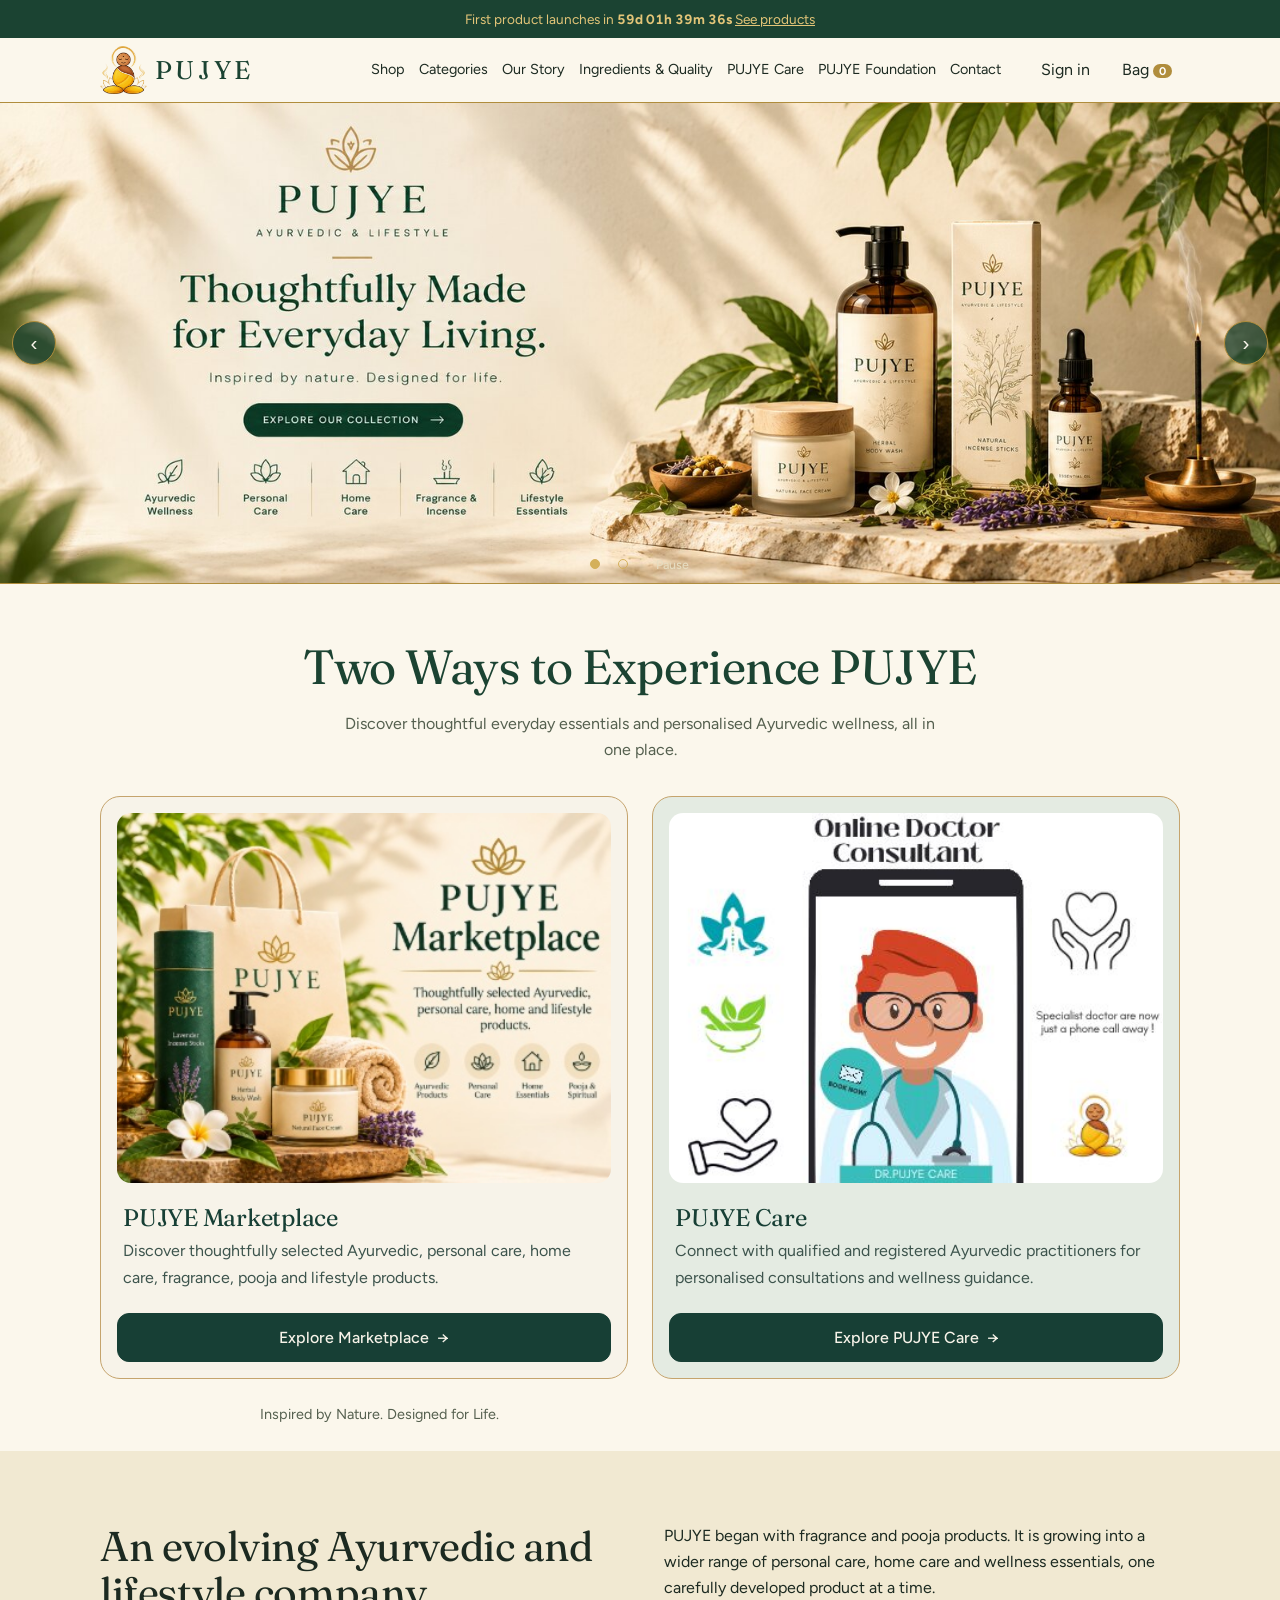
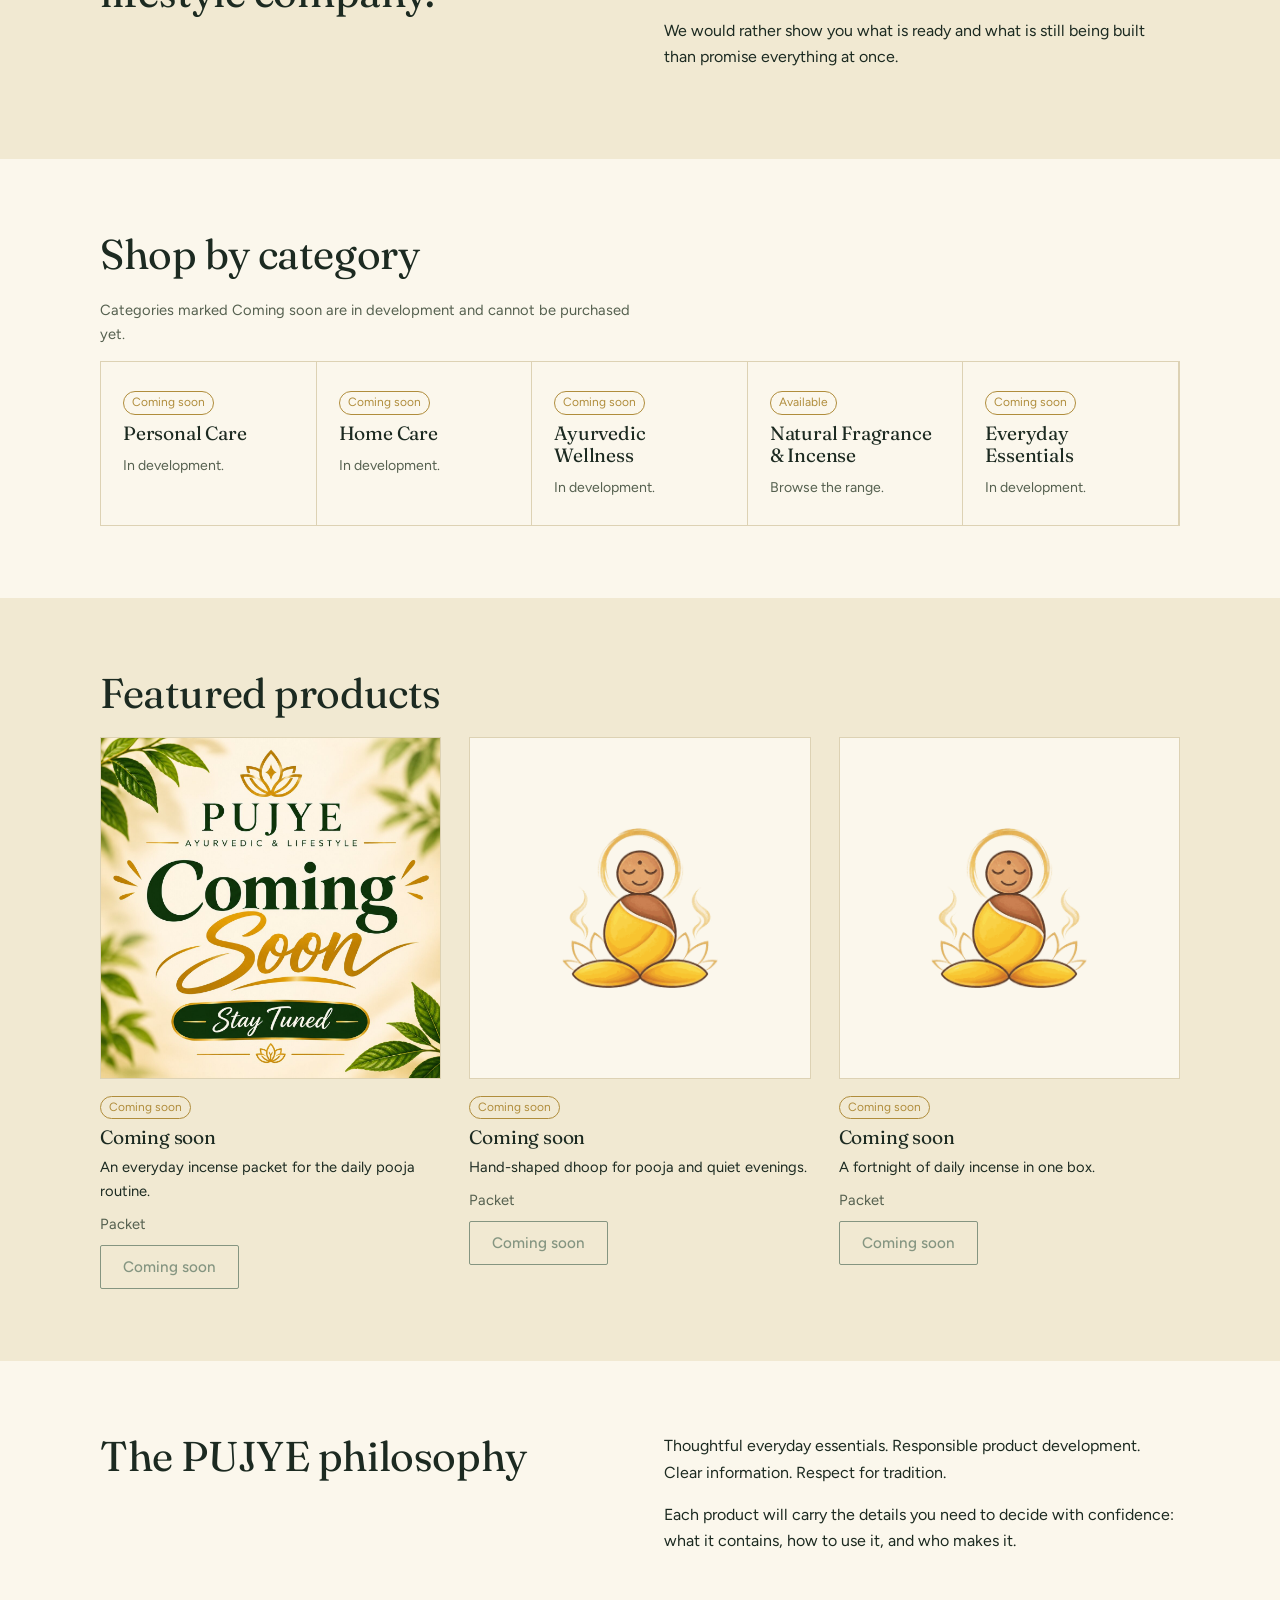
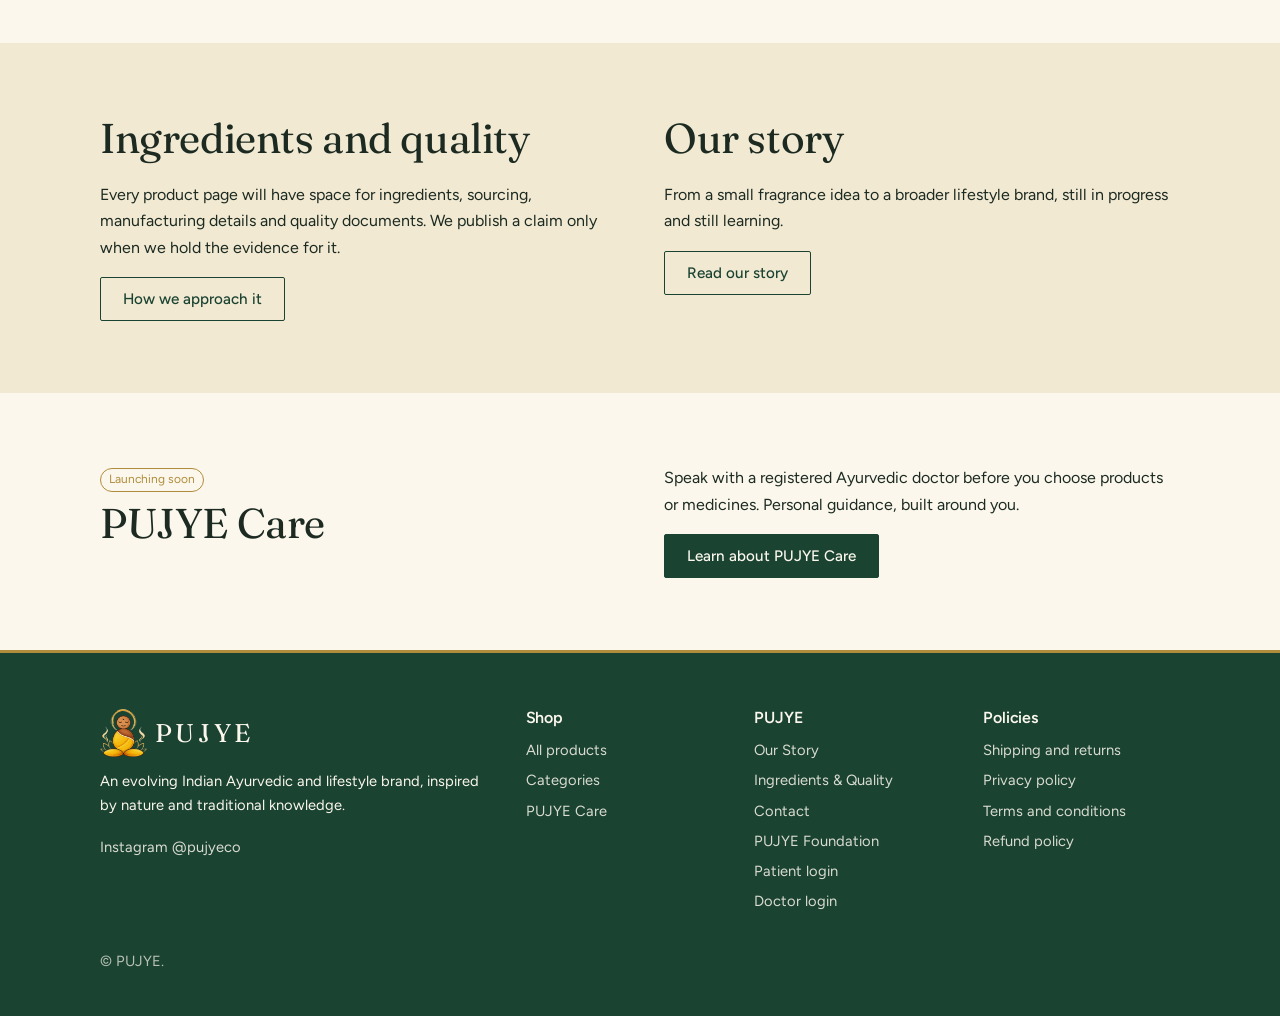
<file: index.html>
<!doctype html>
<html lang="en"><head><meta charset="utf-8">
<meta name="viewport" content="width=device-width, initial-scale=1, viewport-fit=cover">
<title>PUJYE | Ayurvedic &amp; Lifestyle</title>
<meta name="description" content="PUJYE is an evolving Indian Ayurvedic and lifestyle brand: thoughtfully made everyday essentials, inspired by nature and tradition.">
<meta property="og:title" content="PUJYE | Inspired by Nature. Designed for Life.">
<meta property="og:description" content="Thoughtfully made for everyday living.">
<meta property="og:type" content="website">
<link rel="icon" href="data:image/svg+xml,%3Csvg xmlns='http://www.w3.org/2000/svg' viewBox='0 0 10 10'%3E%3Ctext y='8.5' font-size='9'%3E🪔%3C/text%3E%3C/svg%3E">
<link href="https://fonts.googleapis.com/css2?family=Fraunces:opsz,wght@9..144,300;9..144,500&family=Figtree:wght@400;500;600&display=swap" rel="stylesheet">
<style>
:root{--bg:#fbf7ec;--s:#f1e9d2;--ink:#1c2a21;--mut:#55604f;--g:#1b4332;--au:#b08d3c;--ln:#ddd2b4;--on:#fbf7ec;--sf:"Fraunces",Georgia,serif;--sn:"Figtree",system-ui,sans-serif;box-sizing:border-box;padding-top:env(safe-area-inset-top,0px);padding-bottom:env(safe-area-inset-bottom,0px)}
@media(prefers-color-scheme:dark){:root:not([data-theme=light]){--bg:#111a14;--s:#1a261e;--ink:#ece6d4;--mut:#a7ad9e;--g:#cfdcc6;--au:#cfae62;--ln:#2c3a30;--on:#111a14}}
:root[data-theme=dark]{--bg:#111a14;--s:#1a261e;--ink:#ece6d4;--mut:#a7ad9e;--g:#cfdcc6;--au:#cfae62;--ln:#2c3a30;--on:#111a14}
html{scroll-padding-top:calc(env(safe-area-inset-top,0px) + 70px);scroll-behavior:smooth}
*,*::before,*::after{box-sizing:border-box}
body{margin:0;background:var(--bg);color:var(--ink);font:400 16px/1.65 var(--sn)}
body::before{content:"";position:fixed;inset:0 0 auto;height:env(safe-area-inset-top,0px);background:var(--bg);z-index:30}
h1,h2,h3{font-family:var(--sf);font-weight:400;line-height:1.12;margin:0 0 .5em;letter-spacing:-.01em}
h1{font-size:clamp(2.4rem,7vw,4.6rem);font-weight:300}h2{font-size:clamp(1.7rem,4vw,2.6rem)}h3{font-size:1.2rem}
p{margin:0 0 1em;max-width:62ch}a{color:inherit}
:focus-visible{outline:2px solid var(--au);outline-offset:3px}
.w{max-width:1120px;margin:0 auto;padding:0 20px}.sec{padding:72px 0}.alt{background:var(--s)}
.m{color:var(--mut);font-size:.92rem}
.ann{background:var(--g);color:#e3c578;text-align:center;font-size:.85rem;padding:8px 16px}
header{position:sticky;top:env(safe-area-inset-top,0px);z-index:20;background:var(--bg);border-bottom:1px solid var(--au)}
.hb{display:flex;align-items:center;gap:16px;height:64px}
.logo img{height:48px;width:auto;object-fit:contain}.logo{font-family:var(--sf);font-size:1.6rem;letter-spacing:.14em;text-decoration:none;color:var(--g);display:flex;align-items:center;gap:8px}
nav{display:flex;gap:14px;margin-left:auto}nav a{text-decoration:none;font-size:.9rem;padding:4px 0;border-bottom:1px solid transparent}nav a:hover,nav a.on{border-color:var(--au)}
.ic{background:none;border:0;color:inherit;cursor:pointer;font:inherit;padding:8px;min-width:40px;min-height:40px}
.bagb{position:relative}.bagb b{background:var(--au);color:#fff;border-radius:9px;font-size:.7rem;padding:0 6px;margin-left:4px}
#mb{display:none}
@media(max-width:1100px){#mb{display:block}nav{display:none;position:absolute;top:64px;left:0;right:0;background:var(--bg);flex-direction:column;padding:12px 20px 20px;border-bottom:1px solid var(--ln);gap:6px}nav.open{display:flex}nav a{padding:10px 0}.hb .sp{margin-left:auto}}
.btn{display:inline-block;background:var(--g);color:var(--on);border:1px solid var(--g);padding:12px 22px;font:500 .95rem var(--sn);text-decoration:none;cursor:pointer;border-radius:2px;transition:background .2s}
.btn:hover{background:transparent;color:var(--g)}.btn.o{background:transparent;color:var(--g)}.btn.o:hover{background:var(--g);color:var(--on)}.btn[disabled]{opacity:.5;cursor:not-allowed}
.hero{display:grid;grid-template-columns:1.05fr .95fr;gap:40px;align-items:center;padding:56px 0 72px}
@media(max-width:820px){.hero{grid-template-columns:1fr;padding:32px 0 48px}}
.hero .vis{aspect-ratio:4/5;background:#1b4332;border:1px solid #b08d3c;position:relative;overflow:hidden}
.hero .vis{display:grid;place-items:center}.disc{width:74%;aspect-ratio:1;border-radius:50%;background:#fbf7ec;border:2px solid #b08d3c;box-shadow:0 0 0 10px rgba(176,141,60,.25);display:grid;place-items:center}.disc img{width:72%;height:auto}.hero .vis small{color:#d9cfae!important}.hero .vis small,.ph small{position:absolute;bottom:10px;left:12px;color:var(--mut);font-size:.75rem}
.smoke{stroke-dasharray:6 8;animation:dr 18s linear infinite}@keyframes dr{to{stroke-dashoffset:-140}}
@media(prefers-reduced-motion:reduce){.smoke{animation:none}html{scroll-behavior:auto}*{transition:none!important}}
.cta{display:flex;gap:12px;flex-wrap:wrap;margin-top:24px}
.cats{display:grid;grid-template-columns:repeat(auto-fit,minmax(190px,1fr));gap:0;border:1px solid var(--ln)}
.cat{padding:26px 22px;border-right:1px solid var(--ln);text-decoration:none;display:block;background:var(--bg)}.cat:hover{background:var(--s)}.cat p{font-size:.88rem;color:var(--mut);margin:0}
.badge{display:inline-block;font-size:.75rem;border:1px solid var(--au);color:var(--au);padding:1px 8px;border-radius:20px;margin-bottom:8px}
.grid{display:grid;grid-template-columns:repeat(auto-fill,minmax(250px,1fr));gap:28px}
.card .ph{margin-bottom:14px}.card h3{margin-bottom:.3em}.card h3 a{text-decoration:none}.card p{font-size:.92rem;margin-bottom:.6em}
.ph img{display:block}.ph{aspect-ratio:1;background:var(--s);border:1px solid var(--ln);position:relative;display:block}.alt .ph{background:var(--bg)}
.two{display:grid;grid-template-columns:1fr 1fr;gap:48px;align-items:start}@media(max-width:820px){.two{grid-template-columns:1fr;gap:24px}}
.fl{display:flex;gap:12px;flex-wrap:wrap;margin-bottom:28px}
input,select,textarea{font:inherit;color:inherit;background:var(--bg);border:1px solid var(--ln);padding:11px 12px;border-radius:2px;width:100%}
.fl input,.fl select{width:auto;flex:1 1 150px}
label{display:block;font-size:.9rem;margin-bottom:4px}.fld{margin-bottom:16px}.err{color:#b3402f;font-size:.85rem;min-height:1.2em}
@media(prefers-color-scheme:dark){.err{color:#f0907f}}
.ok{border-left:3px solid var(--au);padding:10px 14px;background:var(--s);margin-top:12px}
details{border-top:1px solid var(--ln);padding:12px 0}details:last-of-type{border-bottom:1px solid var(--ln)}summary{cursor:pointer;font-weight:500}
.art{display:block;text-decoration:none;border-top:1px solid var(--ln);padding:20px 0}.art:hover h3{text-decoration:underline}
.q{display:flex;align-items:center;gap:8px;margin:14px 0}.q button{width:38px;height:38px;border:1px solid var(--ln);background:none;color:inherit;cursor:pointer;font-size:1.1rem}.q span{min-width:28px;text-align:center}
#dr{position:fixed;top:0;right:0;bottom:0;width:min(400px,100%);background:var(--bg);border-left:1px solid var(--ln);z-index:50;transform:translateX(100%);transition:transform .25s;padding:calc(env(safe-area-inset-top,0px) + 16px) 20px calc(env(safe-area-inset-bottom,0px) + 16px);display:flex;flex-direction:column;visibility:hidden}
#dr.open{transform:none;visibility:visible}#dr .ls{flex:1;overflow:auto}
.li{display:flex;justify-content:space-between;gap:10px;border-bottom:1px solid var(--ln);padding:12px 0}
footer{background:#1b4332;color:#fbf7ec;border-top:3px solid #b08d3c;padding:56px 0 28px;font-size:.92rem}footer a{display:block;text-decoration:none;padding:3px 0;opacity:.85}footer a:hover{opacity:1;text-decoration:underline}
.fg{display:grid;grid-template-columns:2fr 1fr 1fr 1fr;gap:32px}@media(max-width:820px){.fg{grid-template-columns:1fr 1fr}}
footer h3{font-size:1rem;font-family:var(--sn);font-weight:600}

.rot{position:relative;overflow:hidden;background:#1b4332;border-bottom:1px solid var(--au)}
.rt{display:flex;transition:transform .6s ease}
.sl{min-width:100%;position:relative;aspect-ratio:16/6;display:grid;place-items:center;color:#fbf7ec;text-decoration:none;background:#1b4332}
.sl img.bi{position:absolute;inset:0;width:100%;height:100%;object-fit:cover}
.sl .tx{text-align:center;padding:24px 64px;max-width:780px}
.sl .tx img{height:52px;width:auto;margin-bottom:10px}
.sl .tx h2{color:#fbf7ec;font-size:clamp(1.5rem,4vw,2.6rem);margin-bottom:.3em}
.sl .tx p{color:#e6dcc0;margin:0 auto 16px}
.sl .btn{background:#b08d3c;border-color:#b08d3c;color:#1b2218}.sl .btn:hover{background:transparent;color:#fbf7ec;border-color:#d4b05a}
.rb{position:absolute;top:50%;transform:translateY(-50%);width:44px;height:44px;border-radius:50%;border:1px solid #b08d3c;background:rgba(27,67,50,.75);color:#fbf7ec;cursor:pointer;font-size:1.3rem;line-height:1}
.rb.pv{left:12px}.rb.nx{right:12px}.rb:hover{background:#b08d3c;color:#1b2218}
.dots{position:absolute;bottom:6px;left:0;right:0;display:flex;justify-content:center;align-items:center;gap:2px}
.dots button{width:26px;height:26px;border:0;background:none;padding:0;cursor:pointer;position:relative}
.dots button::before{content:"";position:absolute;inset:8px;border-radius:50%;border:1px solid #d4b05a}
.dots button[aria-current=true]::before{background:#d4b05a}
.dots .pp{width:auto;padding:0 10px;margin-left:8px;color:#e6dcc0;font:500 .78rem var(--sn)}.dots .pp::before{display:none}
@media(max-width:820px){.sl{aspect-ratio:4/3}.sl .tx{padding:20px 56px}.rb{width:38px;height:38px}.rb.pv{left:6px}.rb.nx{right:6px}}

.dual{padding:56px 0 24px}.dual .hd{text-align:center;max-width:720px;margin:0 auto 32px}
.dual h1{font-size:clamp(1.9rem,4.6vw,3rem);font-weight:400;color:var(--g);margin-bottom:.35em}.dual .sub{color:var(--mut);margin:0 auto}
.pan2{display:grid;grid-template-columns:1fr 1fr;gap:24px;align-items:stretch}
.pn{position:relative;display:flex;flex-direction:column;background:#F7F3E9;border:1px solid #C5A46D;border-radius:20px;padding:16px;color:#173F35;transition:transform .3s,box-shadow .3s}
.pn.care{background:#E4EBE2}
.pn .pi{position:relative;aspect-ratio:4/3;border-radius:14px;overflow:hidden;background:#E9E2D0;display:grid;place-items:center}
.pn .pi img{width:100%;height:100%;object-fit:cover;transition:transform .6s}
.pn .pb{position:absolute;top:12px;left:12px;background:#F7F3E9;color:#173F35;border:1px solid #C5A46D;border-radius:20px;padding:2px 12px;font-size:.8rem}
.pn h2{font-size:1.5rem;margin:22px 6px 6px;color:#173F35}
.pn p{margin:0 6px 22px;color:#3d544d;max-width:none}
.pn .go{margin-top:auto;display:flex;justify-content:center;align-items:center;gap:8px;background:#173F35;color:#F7F3E9;border:1px solid #173F35;border-radius:12px;padding:14px 18px;font:500 1rem var(--sn);text-decoration:none;transition:background .2s,border-color .2s}
.pn .go::after{content:"";position:absolute;inset:0;border-radius:20px}
.pn .go:hover,.pn .go:focus-visible{background:#0f2d26;border-color:#C5A46D}.pn .go span{display:inline-block;transition:transform .25s}
@media(hover:hover){.pn:hover{transform:translateY(-4px);box-shadow:0 14px 34px rgba(23,63,53,.16)}.pn:hover .pi img{transform:scale(1.04)}.pn:hover .go span{transform:translateX(4px)}}
.dual .tg{text-align:center;color:var(--mut);font-size:.9rem;margin:24px 0 0}
@media(max-width:760px){.pan2{grid-template-columns:1fr}.dual{padding:36px 0 8px}.pn h2{font-size:1.35rem}}
.chero{display:grid;grid-template-columns:1.1fr .9fr;gap:40px;align-items:center}.cmedia{border-radius:14px;overflow:hidden;border:1px solid #C5A46D;background:#173F35}.cmedia video,.cmedia iframe,.cmedia img{display:block}@media(max-width:820px){.chero{grid-template-columns:1fr;gap:24px}}
.fhero{background:#173F35;color:#F7F3E9;border-bottom:1px solid #C5A46D;padding:64px 0 56px}.fhero h1{color:#F7F3E9;margin-bottom:.25em}.fhero .badge{border-color:#C5A46D;color:#E6D2A8}
.fhero .ftag{font-family:var(--sf);font-size:clamp(1.2rem,3vw,1.7rem);color:#D9BE86;margin:0 0 28px;max-width:none}.fhero .fi p{color:#EDE7D6;max-width:62ch}.fhero .fi p:last-child{margin-bottom:0}
.fhero.fl,.fhero.fl h1,.fhero.fl .fi p{color:#173F35}.fhero.fl .ftag,.fhero.fl .badge{color:#7A5C1F}.fhero.fl .badge{border-color:#7A5C1F}
.fnote{border-left:3px solid #C5A46D;background:var(--s);padding:12px 16px;margin:20px 0;max-width:62ch}
.crumb{font-size:.85rem;color:var(--mut);margin:24px 0}.crumb a{color:inherit}
</style></head><body>
<div class="ann" id="ann"></div>
<header><div class="w hb">
<a class="logo" href="#home" aria-label="PUJYE home"><img class="lg" alt="" width="52" height="48">PUJYE</a>
<nav id="nav" aria-label="Main"><a href="#shop">Shop</a><a href="#categories">Categories</a><a href="#story">Our Story</a><a href="#quality">Ingredients &amp; Quality</a><a href="#care">PUJYE Care</a><a href="#foundation">PUJYE Foundation</a><a href="#contact">Contact</a></nav>
<span class="sp"></span>
<a class="ic" href="#login" style="text-decoration:none;display:inline-flex;align-items:center">Sign in</a>
<button class="ic bagb" id="bag" aria-label="Open shopping bag">Bag<b id="bc">0</b></button>
<button class="ic" id="mb" aria-label="Menu" aria-expanded="false">Menu</button>
</div></header>
<main id="app"></main>
<aside id="dr" aria-label="Shopping bag"><div style="display:flex;justify-content:space-between;align-items:center"><h2 style="margin:0;font-size:1.5rem">Your bag</h2><button class="ic" id="cl">Close</button></div><div class="ls" id="ls"></div><div id="ct"></div></aside>
<footer><div class="w"><div class="fg">
<div><div class="logo" style="color:var(--on)"><img class="lg" alt="" width="52" height="48">PUJYE</div><p style="margin-top:12px">An evolving Indian Ayurvedic and lifestyle brand, inspired by nature and traditional knowledge.</p><a href="https://www.instagram.com/pujyeco/" rel="noopener">Instagram @pujyeco</a></div>
<div><h3>Shop</h3><a href="#shop">All products</a><a href="#categories">Categories</a><a href="#care">PUJYE Care</a></div>
<div><h3>PUJYE</h3><a href="#story">Our Story</a><a href="#quality">Ingredients &amp; Quality</a><a href="#contact">Contact</a><a href="#foundation">PUJYE Foundation</a><a href="#patient-login">Patient login</a><a href="#doctor-login">Doctor login</a></div>
<div><h3>Policies</h3><a href="#policy">Shipping and returns</a><a href="#policy">Privacy policy</a><a href="#policy">Terms and conditions</a><a href="#policy">Refund policy</a></div>
</div><p class="m" style="margin-top:32px;color:inherit;opacity:.7">© PUJYE.</p></div></footer>
<script>window.addEventListener("error",function(e){if(/products\.js/.test(e.filename||""))window.PJERR=e.message+" (line "+e.lineno+")"})</script>
<script src="products.js"></script>
<script>
const SITE=window.SITE||{};const ANN=SITE.announcement||"";
const CATS=[{id:"personal",n:"Personal Care",d:"Planned"},{id:"home",n:"Home Care",d:"Planned"},{id:"wellness",n:"Ayurvedic Wellness",d:"Planned"},{id:"fragrance",n:"Natural Fragrance & Incense",d:"Available",live:1},{id:"essentials",n:"Everyday Essentials",d:"Planned"},{id:"partner",n:"Partner Brands",d:"Planned"}];
const PERR=!Array.isArray(window.PRODUCTS);const PR=PERR?[]:window.PRODUCTS;
CATS.forEach(c=>c.live=PR.some(p=>p.c===c.id));
const CV=()=>CATS.filter(c=>c.id!=="partner"||c.live);
const J=[
{id:"1",n:"How to burn incense safely at home",c:"Home care",d:"Placement, airflow and ash: the simple basics.",b:["Place incense on a stable, non-flammable holder, away from curtains, paper and children.","Keep the room ventilated and never leave burning incense unattended. Extinguish fully before leaving."]},
{id:"2",n:"What the word Ayurveda actually means",c:"Traditional practices",d:"A short, plain introduction to the tradition.",b:["Ayurveda is a traditional Indian system of knowledge about living well.","This journal shares education, not medical advice. Speak to a qualified practitioner about health concerns."]},
{id:"3",n:"Reading an ingredient label",c:"Product education",d:"Questions worth asking before you buy any product.",b:["Look for a full ingredient list, a net quantity, and clear manufacturer details.","Be cautious of absolute claims. Good brands show their evidence."]}];
const $=s=>document.querySelector(s),app=$("#app");let cart={};
try{cart=JSON.parse(localStorage.getItem("pj")||"{}")}catch(e){}
const save=()=>{try{localStorage.setItem("pj",JSON.stringify(cart))}catch(e){}};
const byId=id=>PR.find(p=>p.id===id);
const ph=()=>`<div class="ph" style="display:grid;place-items:center"><img src="${LOGO}" alt="" style="width:46%;height:auto;opacity:.85"></div>`;
const stT=p=>({stock:"In stock",soon:"Coming soon",out:"Out of stock"})[p.st]||"";
function noimg(i){console.warn("PUJYE: image not found: "+i.getAttribute("src"));i.parentNode.outerHTML=ph()}
const imgs=p=>[].concat(p.imgs||p.img||[]);
const pic=p=>{const a=imgs(p);return a.length?`<div class="ph"><img src="${a[0]}" alt="${p.n}" loading="lazy" onerror="noimg(this)" style="width:100%;height:100%;object-fit:cover"></div>`:ph()};
const gal=p=>{const a=imgs(p);return a.length?`<div class="ph"><img src="${a[0]}" alt="${p.n}" id="gm" onerror="noimg(this)" style="width:100%;height:100%;object-fit:cover"></div>${a.length>1?`<div style="display:flex;gap:8px;margin-top:8px">${a.map(u=>`<img src="${u}" alt="" width="64" height="64" data-sw="${u}" onerror="this.remove()" style="object-fit:cover;cursor:pointer;border:1px solid var(--ln)">`).join("")}</div>`:""}`:ph()};
const buy=p=>p.st==="soon"||p.st==="out"||p.p==null;
const bdg=p=>stT(p)||(p.p==null?"Coming soon":"");
const card=p=>`<article class="card"><a href="#p-${p.id}" tabindex="-1">${pic(p)}</a>${bdg(p)?`<span class="badge">${bdg(p)}</span>`:""}<h3><a href="#p-${p.id}">${p.n}</a></h3>${p.brand?`<p class="m" style="margin:0 0 .3em">By ${p.brand}</p>`:""}<p>${p.d}</p><p class="m">${p.v}${p.p!=null?". MRP ₹"+p.p:""}</p><button class="btn o" data-add="${p.id}"${buy(p)?" disabled":""}>${buy(p)?(stT(p)||"Coming soon"):"Add to bag"}</button></article>`;
const foot="";
const catCards=()=>`<div class="cats">${CV().map(c=>`<a class="cat" href="#shop-${c.id}"><span class="badge">${c.live?"Available":"Coming soon"}</span><h3>${c.n}</h3><p>${c.live?(c.id==="partner"?"Selected products from other brands.":"Browse the range."):"In development."}</p></a>`).join("")}</div>`;
const jCard=a=>`<a class="art" href="#j-${a.id}"><span class="m">${a.c}</span><h3>${a.n}</h3><p class="m" style="margin:0">${a.d}</p></a>`;
const sub=()=>`<form id="nl" novalidate><label for="ne">Email address</label><div style="display:flex;gap:10px;flex-wrap:wrap"><input id="ne" type="email" autocomplete="email" style="flex:1 1 220px" aria-describedby="nerr"><button class="btn">Subscribe</button></div><div class="err" id="nerr" role="alert"></div><div class="m"><label style="display:flex;gap:8px;align-items:flex-start;font-size:.85rem"><input type="checkbox" id="nc" style="width:auto;margin-top:5px">I agree to receive occasional emails from PUJYE and understand I can unsubscribe at any time.</label></div><div id="nok"></div></form>`;
const V={
home:()=>`${rot()}${dual()}
<section class="sec alt"><div class="w two"><h2>An evolving Ayurvedic and lifestyle company.</h2><div><p>PUJYE began with fragrance and pooja products. It is growing into a wider range of personal care, home care and wellness essentials, one carefully developed product at a time.</p><p>We would rather show you what is ready and what is still being built than promise everything at once.</p></div></div></section>
<section class="sec"><div class="w"><h2>Shop by category</h2><p class="m">Categories marked Coming soon are in development and cannot be purchased yet.</p>${catCards()}</div></section>
<section class="sec alt"><div class="w"><h2>Featured products</h2><div class="grid">${PR.filter(p=>p.c!=="partner").map(card).join("")}</div>${foot}</div></section>${PR.some(p=>p.c==="partner")?`<section class="sec"><div class="w"><h2>From partner brands</h2><p class="m">Selected products from other brands, supplied and dispatched by our partners.</p><div class="grid">${PR.filter(p=>p.c==="partner").map(card).join("")}</div></div></section>`:""}
<section class="sec"><div class="w two"><div><h2>The PUJYE philosophy</h2></div><div><p>Thoughtful everyday essentials. Responsible product development. Clear information. Respect for tradition.</p><p>Each product will carry the details you need to decide with confidence: what it contains, how to use it, and who makes it.</p></div></div></section>
<section class="sec alt"><div class="w two"><div><h2>Ingredients and quality</h2><p>Every product page will have space for ingredients, sourcing, manufacturing details and quality documents. We publish a claim only when we hold the evidence for it.</p><a class="btn o" href="#quality">How we approach it</a></div><div><h2>Our story</h2><p>From a small fragrance idea to a broader lifestyle brand, still in progress and still learning.</p><a class="btn o" href="#story">Read our story</a></div></div></section>
<section class="sec"><div class="w two"><div><span class="badge">Launching soon</span><h2>PUJYE Care</h2></div><div><p>Speak with a registered Ayurvedic doctor before you choose products or medicines. Personal guidance, built around you.</p><a class="btn" href="#care">Learn about PUJYE Care</a></div></div></section>
`,
categories:()=>`<div class="w sec"><h1>Categories</h1>${catCards()}</div>`,
shop:(cat)=>`<div class="w sec"><h1>Shop</h1><div class="fl"><input id="fq" type="search" placeholder="Search products" aria-label="Search products"><select id="fc" aria-label="Category"><option value="all">All categories</option>${CV().map(c=>`<option value="${c.id}"${c.id===cat?" selected":""}>${c.n}</option>`).join("")}</select><select id="fp" aria-label="Price"><option value="0">Any price</option><option value="10">Up to ₹10</option><option value="50">Up to ₹50</option></select><select id="fa" aria-label="Availability"><option value="all">All availability</option><option value="stock">In stock</option><option value="soon">Coming soon</option></select><select id="fs" aria-label="Sort"><option value="f">Featured</option><option value="l">Price, low to high</option><option value="h">Price, high to low</option></select></div><p class="m" id="cnt" aria-live="polite"></p><div class="grid" id="gr"></div>${foot}</div>`,
quality:()=>`<div class="w sec"><h1>Ingredients &amp; Quality</h1><p>Our standard is simple: say only what we can show.</p><h2>How we will work</h2><details open><summary>Ingredient transparency</summary><p>Full ingredient lists on every product page, written in plain language.</p></details><details><summary>Supplier evaluation</summary><p>We intend to review suppliers and request documentation before a product goes on sale.</p></details><details><summary>Responsible claims</summary><p>No “100% natural”, “chemical-free” or health claims without specific supporting evidence.</p></details><h2 style="margin-top:36px">Where we are today</h2><div class="ok">Quality documents published: none yet. This page will list certificates and test reports as they are verified. Everything above describes intent, not completed work.</div></div>`,
story:()=>{const S=window.STORY||{},P=S.paras||["PUJYE started with fragrance and pooja products: the small daily rituals many homes keep.","That idea is widening into an Ayurvedic and lifestyle company, with personal care, home care and everyday essentials planned along the way.","It is a journey in progress. We will share milestones here when they are real."],tx=P.map(t=>`<p>${t}</p>`).join("")+`<a class="btn" href="#shop">Explore the Collection</a>`;
return`<div class="w sec"><h1>${S.title||"Rooted in tradition. Moving forward with purpose."}</h1>${S.img?`<div class="two"><div>${tx}</div><div class="ph"><img src="${S.img}" alt="${S.alt||"PUJYE"}" onerror="noimg(this)" style="width:100%;height:100%;object-fit:cover"></div></div>`:`<div style="max-width:680px">${tx}</div>`}<div style="max-width:680px">${(S.sections||[]).map(x=>`<h2 style="margin-top:40px">${x.h}</h2>${(x.p||[]).map(t=>`<p>${t}</p>`).join("")}`).join("")}</div></div>`},
care:()=>{const D=Array.isArray(window.DOCTORS)?window.DOCTORS:[],
go=t=>SITE.whatsapp?"https://wa.me/"+SITE.whatsapp+"?text="+encodeURIComponent(t):SITE.email?"mailto:"+SITE.email+"?subject="+encodeURIComponent(t):"https://www.instagram.com/pujyeco/",
box=a=>a.map(x=>`<div class="cat"><h3>${x[0]}</h3><p>${x[1]}</p></div>`).join("");
return`<div class="w sec"><div class="chero"><div><span class="badge">${SITE.careStatus||(D.length?"Booking by request":"Launching soon")}</span><h1>PUJYE Care</h1><p style="font-size:1.1rem">Every person has different health concerns, habits and needs. PUJYE Care lets you speak with a registered Ayurvedic doctor first, instead of choosing products or medicines by guesswork.</p>${D.length?`<p class="m">Appointments are arranged by request while online booking is being built.</p>`:""}<div class="cta">${D.length?`<button class="btn" data-go="cb">Request a consultation</button>`:`<a class="btn" href="${go("Please notify me when PUJYE Care launches")}" rel="noopener">Get notified</a>`}<a class="btn o" href="#patient-login">Patient login</a><a class="btn o" href="#care-doctors">For doctors</a></div></div>${cmedia()}</div>
<h2 style="margin-top:56px">How it works</h2><div class="cats">${box([["Discover","Learn how PUJYE Care works and meet our practitioners."],["Request","Choose a doctor and a time for a video or audio consultation. Our team confirms your slot."],["Consult","Describe your concerns to the doctor during the consultation. The doctor assesses you and gives professional advice."],["Recommendations","Where the doctor considers it appropriate: lifestyle, diet and daily routine guidance, suitable wellness products, and medicines the doctor prescribes."],["Follow up","Your doctor can advise a follow-up appointment when needed."]])}</div>
<h2 style="margin-top:56px">Our practitioners</h2>${D.length?`<div class="grid">${D.map((d,i)=>`<article class="card">${d.img?`<div class="ph"><img src="${d.img}" alt="${d.n}" onerror="noimg(this)" style="width:100%;height:100%;object-fit:cover"></div>`:""}<h3>${d.n}</h3><p class="m">${[d.q,d.sp,d.exp].filter(Boolean).join(". ")}</p>${d.lang?`<p class="m">Languages: ${d.lang}</p>`:""}${d.reg?`<p class="m">Registration: ${d.reg}</p>`:""}${d.fee!=null?`<p class="m">Consultation fee: ₹${d.fee}</p>`:""}${d.slots&&d.slots.length?`<p class="m">Available: ${d.slots.join("; ")}</p>`:""}<button class="btn o" data-doc="${i}">Request this doctor</button></article>`).join("")}</div>
<h2 id="care-book" style="margin-top:56px">Request a consultation</h2><p class="m" style="max-width:560px">Share only your name and phone number here. Describe your concerns to the doctor during the consultation. This is a request, not a confirmed appointment. Not for emergencies: in an emergency call 112 or go to the nearest hospital.</p>
<form id="cb" novalidate style="max-width:560px"><div class="fld"><label for="bn">Full name</label><input id="bn" autocomplete="name"><div class="err" id="e_n" role="alert"></div></div><div class="fld"><label for="bp">Mobile number</label><input id="bp" type="tel" autocomplete="tel" inputmode="numeric"><div class="err" id="e_p" role="alert"></div></div><div class="fld"><label for="bd">Doctor</label><select id="bd"><option value="">Select a doctor</option>${D.map((d,i)=>`<option value="${i}">${d.n}</option>`).join("")}</select><div class="err" id="e_d" role="alert"></div></div><div class="fld"><label for="bm">Consultation type</label><select id="bm"><option>Video</option><option>Audio</option></select></div><div class="fld"><label for="bs">Preferred time</label><select id="bs"><option>Select a doctor first</option></select></div><div class="fld"><label style="display:flex;gap:8px;align-items:flex-start"><input type="checkbox" id="bc" style="width:auto;margin-top:5px">I understand PUJYE Care is not for emergencies, and I agree to be contacted to confirm my appointment.</label><div class="err" id="e_c" role="alert"></div></div><button class="btn">Prepare my request</button><div id="bo"></div></form>`:`<p>We are verifying practitioners. Profiles will appear here once their qualifications and registration details have been checked.</p>`}
<h2 style="margin-top:56px">What we are building next</h2><div class="cats">${box([["For patients","Online booking with live availability, secure registration, consultation payment, video and audio consultations, prescription access, follow-up booking and a personal dashboard."],["For doctors","Registration and verification, a dashboard, appointment management, patient history, secure consultations, prescriptions and follow-up management."]])}</div>
<h2 style="margin-top:56px">What to expect</h2><div class="cats">${box([["Registered doctors only","We plan to list only practitioners whose registration we have verified."],["Guidance, not guarantees","Advice depends on your doctor’s assessment. No result is promised."],["Medicines when appropriate","Medicines are prescribed only if the doctor considers them clinically appropriate."],["Not for emergencies","In an emergency, call 112 or go to the nearest hospital."]])}</div>
<h2 id="care-doctors" style="margin-top:56px">Are you a registered Ayurvedic doctor?</h2><p>We would like to hear from you. We will ask for your qualification and registration number, and verify them before listing you.</p><a class="btn" rel="noopener" href="${go("I am a registered Ayurvedic practitioner and would like to join PUJYE Care")}">Register your interest</a> <a class="btn o" href="#doctor-login">Doctor login</a></div>`},
contact:()=>`<div class="w sec"><div class="two"><div><h1>Contact</h1>${SITE.email?`<p>Email: <a href="mailto:${SITE.email}">${SITE.email}</a></p>`:""}${SITE.whatsapp?`<p>WhatsApp: <a href="https://wa.me/${SITE.whatsapp}" rel="noopener">Message us</a></p>`:""}<p>Instagram: <a href="https://www.instagram.com/pujyeco/" rel="noopener">@pujyeco</a></p></div><form id="cf" novalidate><div class="fld"><label for="cn">Name</label><input id="cn" autocomplete="name"><div class="err" id="e1" role="alert"></div></div><div class="fld"><label for="cm">Email</label><input id="cm" type="email" autocomplete="email"><div class="err" id="e2" role="alert"></div></div><div class="fld"><label for="cg">Message</label><textarea id="cg" rows="5"></textarea><div class="err" id="e3" role="alert"></div></div><button class="btn">Send message</button><div id="cok"></div></form></div></div>`,
login:()=>`<div class="w sec"><h1>Sign in</h1><div class="cats"><a class="cat" href="#patient-login"><h3>Patient login</h3><p>See your consultations, recommendations and orders.</p></a><a class="cat" href="#doctor-login"><h3>Doctor login</h3><p>For registered Ayurvedic practitioners.</p></a></div><p class="m" style="margin-top:16px">Already signed in? <a href="#account">Go to your account</a>.</p></div>`,
"patient-login":()=>authBox("patient"),
"doctor-login":()=>authBox("doctor"),
account:()=>SITE.supabase?`<div class="w sec" style="max-width:640px"><h1>Your account</h1><div id="accb"><p class="m">Loading…</p></div></div>`:`<div class="w sec"><h1>Your account</h1><div class="ok">Accounts are not open yet. <a href="#care">Back to PUJYE Care</a></div></div>`,
foundation:()=>{const F=window.FOUNDATION||{},R=Array.isArray(F.reports)?F.reports:[],on=/^https:\/\//.test(F.supportUrl||""),
go=t=>SITE.whatsapp?"https://wa.me/"+SITE.whatsapp+"?text="+encodeURIComponent(t):SITE.email?"mailto:"+SITE.email+"?subject="+encodeURIComponent(t):"https://www.instagram.com/pujyeco/",
box=a=>a.map(x=>`<div class="cat"><h3>${x[0]}</h3><p>${x[1]}</p></div>`).join("");
return`<section class="fhero${F.light?" fl":""}"${fhs(F)}><div class="w"><span class="badge">${esc(F.status||"In development")}</span><h1>PUJYE Foundation</h1><p class="ftag">Small Contributions. Meaningful Changes.</p><div class="fi"><p>At PUJYE, we believe that growth becomes more meaningful when it creates a positive impact on others.</p><p>PUJYE Foundation is our social-impact initiative, created with the vision of bringing people together to support individuals and families in need.</p><p>Through voluntary contributions from PUJYE and our customers, we aim to support meaningful initiatives such as food assistance, educational support, essential supplies and community welfare.</p></div></div></section>
<section class="sec"><div class="w two"><h2>Our Purpose</h2><div><p>A business is more than what it sells. As PUJYE grows, we want a part of that growth to reach people who need support.</p><p>We also want to make it simple for our customers to take part, if they wish to. Every contribution, large or small, is meant to add up to something meaningful.</p><p class="m">PUJYE Foundation is still being shaped. We will share details as they become final.</p></div></div></section>
<section class="sec alt"><div class="w"><h2>Areas of Support</h2><p class="m">These are the areas we aim to support. We will announce specific projects only when they are real.</p><div class="cats">${box([["Food assistance","Helping families who struggle to put meals on the table."],["Educational support","Supporting the learning of children and students."],["Essential supplies","Everyday necessities for people and families in need."],["Community welfare","Initiatives that make life better for the wider community."]])}</div></div></section>
<section class="sec"><div class="w"><h2>How It Works</h2><p class="m">This is how we plan for it to work. It is not open yet.</p><div class="cats">${box([["PUJYE’s own contribution","PUJYE intends to set aside a contribution of its own towards the Foundation."],["Optional customer contributions","Customers will be able to choose to contribute. It will always be optional, and nothing will be added to an order unless you choose it."],["Records and reports","Contributions and how they were used will be recorded and shared in the Transparency section below."]])}</div></div></section>
<section class="sec alt"><div class="w"><h2>Transparency</h2><p>When PUJYE Foundation begins its work, we plan to publish activity reports and a record of contributions received and how they were used.</p>${R.length?`<div class="grid">${R.map(r=>`<article class="card"><h3>${esc(r.t)}</h3>${r.date?`<p class="m">${esc(r.date)}</p>`:""}<p>${esc(r.d)}</p>${/^https:\/\//.test(r.link||"")?`<a class="btn o" href="${esc(r.link)}" target="_blank" rel="noopener">Read the report</a>`:""}</article>`).join("")}</div>`:`<div class="fnote">No activities have taken place yet. This space will show real reports and records when they exist.</div>`}${F.legal?`<p class="m">${esc(F.legal)}</p>`:`<p class="m">We will state PUJYE Foundation’s legal status here once it is confirmed. Until then, please do not assume that any contribution qualifies for a tax benefit.</p>`}</div></section>
<section class="sec"><div class="w"><h2>Get Involved</h2>${on?`<p>${esc(F.supportNote||"Thank you for considering a contribution. It is entirely optional.")}</p><a class="btn" href="${esc(F.supportUrl)}" target="_blank" rel="noopener">Support the Initiative</a>`:`<p>Contributions are not open yet. We will open them only when the process is ready, and every contribution will be optional.</p><div class="cta"><button class="btn" disabled>Support the Initiative</button><a class="btn o" rel="noopener" href="${go("Please tell me when PUJYE Foundation opens for contributions")}">Tell me when it opens</a></div>`}</div></section>`},
policy:()=>`<div class="w sec"><h1>Policies</h1><p>Our shipping and returns, privacy, terms and refund policies are being finalised and will be published here.</p></div>`
};
function dt(p){const f=p.c==="fragrance",r=[["Ingredients",p.ing],["Usage",p.use||(f&&"Light the tip, let the flame settle, and place in a stable holder.")],["Safety",p.safe||(f&&"Never leave burning incense unattended. Keep away from children, pets and flammable items.")],["Storage",p.store||(f&&"Store in a cool, dry place.")],["Specifications",p.spec],["FAQs","Questions? Use the contact page and we will reply."]];return`<div style="margin-top:20px">${r.filter(x=>x[1]).map(x=>`<details><summary>${x[0]}</summary><p>${x[1]}</p></details>`).join("")}</div>`}
function prod(p){const rel=PR.filter(x=>x.id!==p.id);return`<div class="w"><div class="crumb"><a href="#home">Home</a> / <a href="#shop">Shop</a> / ${p.n}</div><div class="two" style="padding-bottom:48px"><div>${gal(p)}</div><div>${bdg(p)?`<span class="badge">${bdg(p)}</span>`:""}<h1 style="font-size:2.4rem">${p.n}</h1>${p.brand?`<p class="m">By ${p.brand}</p>`:""}<p>${p.d}</p>${p.p!=null?`<p><strong>MRP ₹${p.p}</strong></p>`:""}<p class="m">Size: ${p.v}</p><div class="q"><button data-q="-1" aria-label="Decrease quantity">−</button><span id="qn">1</span><button data-q="1" aria-label="Increase quantity">+</button></div><button class="btn" data-addq="${p.id}"${buy(p)?" disabled":""}>${buy(p)?(stT(p)||"Coming soon"):"Add to bag"}</button>${p.ship?`<p class="m" style="margin-top:12px">${p.ship}</p>`:""}${p.c==="partner"?'<p class="m">This product is from a partner brand and is dispatched by our supplier.</p>':""}${dt(p)}</div></div><h2>You may also like</h2><div class="grid" style="padding-bottom:64px">${rel.map(card).join("")}</div></div>`}
function art(a){return`<div class="w sec" style="max-width:720px"><div class="crumb"><a href="#journal">Journal</a> / ${a.c}</div><h1 style="font-size:2.4rem">${a.n}</h1>${a.b.map(t=>`<p>${t}</p>`).join("")}<p class="m">Educational content, not medical advice.</p></div>`}
const DEF=[
{h:"Inspired by Nature. Designed for Life.",t:"Thoughtfully made essentials for everyday living.",l:"#shop",b:"Explore the Collection",bg:"#1b4332"},
{h:"Natural fragrance and incense",t:"Daily pooja essentials, from licence sticks to dhoop.",l:"#shop-fragrance",b:"Shop incense",bg:"#173b2c"},
{h:"Rooted in tradition. Moving forward with purpose.",t:"The story of PUJYE, still being written.",l:"#story",b:"Read our story",bg:"#21503c"}];
const BN=Array.isArray(window.BANNERS)&&window.BANNERS.length?window.BANNERS:DEF;
function bnerr(i){if(i.dataset.d&&i.getAttribute("src")!==i.dataset.d){i.src=i.dataset.d;return}console.warn("PUJYE: banner image not found: "+i.getAttribute("src"));const sl=i.closest(".sl"),k=[...sl.parentNode.children].indexOf(sl),b=DEF[k%DEF.length];sl.style.background=b.bg;sl.innerHTML=`<div class="tx"><img src="${LOGO}" alt=""><h2>${b.h}</h2><p>${b.t}</p><a class="btn" href="${b.l}">${b.b}</a></div>`}
function cmedia(){const V=window.CARE_VIDEO||{},rm=window.matchMedia&&matchMedia("(prefers-reduced-motion:reduce)").matches,ap=V.autoplay!==false&&!rm,ttl=esc(V.title||"PUJYE Care video"),ra=/^\d{1,2}\s*\/\s*\d{1,2}$/.test(V.ratio||"")?V.ratio:"16/9";let m;
if(V.youtube){const id=String(V.youtube).replace(/[^\w-]/g,"");m=`<iframe src="https://www.youtube-nocookie.com/embed/${id}?rel=0&modestbranding=1&playsinline=1${ap?"&autoplay=1&mute=1&loop=1&playlist="+id:""}" title="${ttl}" allow="autoplay; encrypted-media; picture-in-picture; fullscreen" allowfullscreen loading="lazy" referrerpolicy="strict-origin-when-cross-origin" style="width:100%;height:100%;border:0"></iframe>`}
else if(V.src){m=`<video src="${esc(V.src)}"${V.poster?` poster="${esc(V.poster)}"`:""} controls playsinline preload="metadata"${ap?" autoplay muted loop":""} aria-label="${ttl}" style="width:100%;height:100%;object-fit:cover">${V.captions?`<track kind="captions" src="${esc(V.captions)}" srclang="en" label="English" default>`:""}</video>`}
else m='<img src="assets/Home/care.jpg" alt="An Ayurvedic practitioner in consultation with a patient" onerror="pnerr(this)" style="width:100%;height:100%;object-fit:cover">';
return`<div class="cmedia" style="aspect-ratio:${ra}">${m}</div>`}
function fhs(F){const p=typeof F.bg==="string"&&/^(assets\/|https:\/\/)/.test(F.bg)?encodeURI(F.bg).replace(/'/g,"%27"):"",c=typeof F.bgColor==="string"&&/^#[0-9a-fA-F]{6}$/.test(F.bgColor)?F.bgColor:"",o=typeof F.overlay==="number"&&F.overlay>=0&&F.overlay<=1?F.overlay:.78,lt=F.light?"255,255,255":"23,63,53";
if(p)return' style="background:linear-gradient(rgba('+lt+','+o+'),rgba('+lt+','+o+')),url(\''+p+'\') center/cover no-repeat '+(c||(F.light?"#F7F3E9":"#173F35"))+'"';return c?' style="background:'+c+'"':""}
function pnerr(i){const p=i.parentNode;i.remove();p.insertAdjacentHTML("afterbegin",'<img src="'+LOGO+'" alt="" style="width:30%;height:auto;opacity:.85">')}
function dual(){const H=window.HOME_PANELS||{},m=H.market||{},c=H.care||{},nodoc=!(Array.isArray(window.DOCTORS)&&window.DOCTORS.length);
const pn=(cls,o,def,alt,t,d,href,btn,badge)=>`<article class="pn ${cls}"><div class="pi"><img src="${o.img||def}" alt="${o.alt||alt}" loading="lazy" onerror="pnerr(this)">${badge?`<span class="pb">${badge}</span>`:""}</div><h2>${t}</h2><p>${d}</p><a class="go" href="${href}">${btn} <span aria-hidden="true">→</span></a></article>`;
return`<section class="dual" aria-labelledby="dual-h"><div class="w"><div class="hd"><h1 id="dual-h">Two Ways to Experience PUJYE</h1><p class="sub">Discover thoughtful everyday essentials and personalised Ayurvedic wellness, all in one place.</p></div><div class="pan2">${pn("market",m,"assets/Home/marketplace.jpg","Candles, bottles and a gift box arranged on stone and moss","PUJYE Marketplace","Discover thoughtfully selected Ayurvedic, personal care, home care, fragrance, pooja and lifestyle products.","#shop","Explore Marketplace","")}${pn("care",c,"assets/Home/care.jpg","An Ayurvedic practitioner in consultation with a patient","PUJYE Care","Connect with qualified and registered Ayurvedic practitioners for personalised consultations and wellness guidance.","#care","Explore PUJYE Care",nodoc?(SITE.careStatus||"Launching soon"):"")}</div><p class="tg">Inspired by Nature. Designed for Life.</p></div></section>`}
function rot(){const n=BN.length;return`<section id="rot" class="rot" aria-roledescription="carousel" aria-label="Featured"><div class="rt">${BN.map((b,i)=>`<div class="sl" role="group" aria-roledescription="slide" aria-label="${i+1} of ${n}"${b.bg?` style="background:${b.bg}"`:""}>${b.img?`<a href="${b.link||"#shop"}" style="position:absolute;inset:0" aria-label="${b.alt||"Featured banner"}"><img class="bi" data-d="${b.img}" src="${b.mimg&&innerWidth<=820?b.mimg:b.img}" alt="${b.alt||""}" onerror="bnerr(this)"></a>`:`<div class="tx"><img src="${LOGO}" alt=""><h2>${b.h}</h2><p>${b.t}</p><a class="btn" href="${b.l}">${b.b}</a></div>`}</div>`).join("")}</div>${n>1?`<button class="rb pv" aria-label="Previous slide">‹</button><button class="rb nx" aria-label="Next slide">›</button><div class="dots">${BN.map((b,i)=>`<button aria-label="Go to slide ${i+1}"></button>`).join("")}<button class="pp" aria-label="Pause slideshow">Pause</button></div>`:""}</section>`}
function careInit(){const f=$("#cb");if(!f)return;const D=window.DOCTORS,ds=$("#bd"),ss=$("#bs"),go=t=>SITE.whatsapp?"https://wa.me/"+SITE.whatsapp+"?text="+encodeURIComponent(t):SITE.email?"mailto:"+SITE.email+"?subject="+encodeURIComponent(t):"";
const cur=()=>ds.value===""?null:D[+ds.value];
const fill=()=>{const d=cur();ss.innerHTML=d?((d.slots||[]).concat("Another time, please arrange")).map(x=>"<option>"+x+"</option>").join(""):"<option>Select a doctor first</option>"};
ds.addEventListener("change",fill);fill();
const jump=()=>{f.scrollIntoView({behavior:"smooth"});$("#bn").focus({preventScroll:true})};
document.querySelectorAll("[data-doc]").forEach(b=>b.addEventListener("click",()=>{ds.value=b.dataset.doc;fill();jump()}));
const g=document.querySelector("[data-go=cb]");if(g)g.addEventListener("click",jump);
f.addEventListener("submit",e=>{e.preventDefault();const n=$("#bn").value.trim();let p=$("#bp").value.replace(/[\s-]/g,"");if(p.length>10)p=p.replace(/^(\+91|91|0)/,"");const d=cur();
$("#e_n").textContent=n.length>=2?"":"Enter your full name.";$("#e_p").textContent=/^[6-9]\d{9}$/.test(p)?"":"Enter a valid 10-digit mobile number.";$("#e_d").textContent=d?"":"Select a doctor.";$("#e_c").textContent=$("#bc").checked?"":"Please tick to continue.";
if(n.length<2||!/^[6-9]\d{9}$/.test(p)||!d||!$("#bc").checked){$("#bo").innerHTML="";return}
const t="Appointment request (PUJYE Care)\nDoctor: "+d.n+"\nType: "+$("#bm").value+"\nPreferred time: "+ss.value+"\nName: "+n+"\nMobile: "+p,u=go(t);
if(!u){$("#bo").innerHTML='<div class="ok">Booking requests are not active yet. Please message us on <a href="https://www.instagram.com/pujyeco/" rel="noopener">Instagram @pujyeco</a>.</div>';return}
$("#bo").innerHTML='<div class="ok">Your request is ready. Send the message in the window that opens. This is a request, not a confirmed appointment: we will confirm your time and share payment details.</div>';
if(SITE.whatsapp)open(u,"_blank");else location.href=u})}
const esc=v=>String(v==null?"":v).replace(/[&<>"']/g,c=>({"&":"&amp;","<":"&lt;",">":"&gt;",'"':"&quot;","'":"&#39;"})[c]);
const fd=(id,l,t,x)=>`<div class="fld"><label for="${id}">${l}</label><input id="${id}" type="${t||"text"}" ${x||""}><div class="err" id="e_${id}" role="alert"></div></div>`;
function authBox(role){const d=role==="doctor";
if(!SITE.supabase)return`<div class="w sec" style="max-width:560px"><h1>${d?"Doctor login":"Patient login"}</h1><div class="ok">Accounts are not open yet. We will announce when sign-in is available. <a href="#care">Back to PUJYE Care</a></div></div>`;
return`<div class="w sec" style="max-width:560px"><h1>${d?"Doctor login":"Patient login"}</h1><div class="fl"><button class="btn" data-tab="in">Sign in</button><button class="btn o" data-tab="up">${d?"Apply to join":"Create account"}</button></div>
<form id="ai" novalidate>${fd("a_e","Email","email",'autocomplete="email"')}${fd("a_p","Password","password",'autocomplete="current-password"')}<button class="btn">Sign in</button> <button type="button" class="ic" id="a_f" style="text-decoration:underline">Forgot password?</button><div id="ao"></div></form>
<form id="ac" novalidate hidden data-role="${role}">${fd("c_n","Full name","text",'autocomplete="name"')}${fd("c_ph","Mobile number","tel",'autocomplete="tel" inputmode="numeric"')}${fd("c_e","Email","email",'autocomplete="email"')}${fd("c_p","Password (at least 8 characters)","password",'autocomplete="new-password"')}${d?fd("c_q","Qualification (for example BAMS)")+fd("c_r","Registration number")+fd("c_cn","Registration council or board")+fd("c_x","Years of experience","text",'inputmode="numeric"'):""}
${d?`<div class="fld"><label style="display:flex;gap:8px;align-items:flex-start"><input type="checkbox" id="c_t" style="width:auto;margin-top:5px">I confirm that the qualification and registration details above are true. I understand PUJYE will verify them before I can see patients.</label><div class="err" id="e_c_t" role="alert"></div></div>`:""}
<div class="fld"><label style="display:flex;gap:8px;align-items:flex-start"><input type="checkbox" id="c_c" style="width:auto;margin-top:5px">I agree to the <a href="#policy">Terms and Privacy Policy</a>.</label><div class="err" id="e_c_c" role="alert"></div></div><button class="btn">${d?"Submit application":"Create account"}</button><div id="co"></div></form></div>`}
let SB=null;
function sbLoad(){return new Promise((ok,no)=>{const c=SITE.supabase;if(SB)return ok(SB);if(!c||!c.url||!c.key)return ok(null);
const mk=()=>{SB=window.supabase.createClient(c.url,c.key,{auth:{flowType:"pkce"}});ok(SB)};if(window.supabase)return mk();
const t=document.createElement("script");t.src="https://cdn.jsdelivr.net/npm/@supabase/supabase-js@2.45.4/dist/umd/supabase.js";t.onload=mk;t.onerror=()=>no(new Error("load"));document.head.appendChild(t)})}
async function authInit(){const ai=$("#ai"),ac=$("#ac"),acc=$("#accb");if(!ai&&!ac&&!acc)return;let sb;
try{sb=await sbLoad()}catch(e){const m='<div class="ok">The sign-in service could not be loaded. Check your internet connection and try again.</div>';(ai||acc).insertAdjacentHTML("beforebegin",m);return}
if(!sb)return;const busy=(f,b)=>f.querySelectorAll("button").forEach(x=>x.disabled=b);
if(ai){document.querySelectorAll("[data-tab]").forEach(b=>b.addEventListener("click",()=>{const up=b.dataset.tab==="up";ai.hidden=up;ac.hidden=!up;document.querySelectorAll("[data-tab]").forEach(x=>x.classList.toggle("o",x!==b))}));
ai.addEventListener("submit",async e=>{e.preventDefault();const v=$("#a_e").value.trim(),p=$("#a_p").value;$("#e_a_e").textContent=em(v)?"":"Enter a valid email address.";$("#e_a_p").textContent=p?"":"Enter your password.";if(!em(v)||!p)return;
busy(ai,true);const r=await sb.auth.signInWithPassword({email:v,password:p});busy(ai,false);if(r.error){$("#ao").innerHTML='<div class="ok">Email or password is not correct, or your email is not confirmed yet.</div>';return}location.hash="account"});
$("#a_f").addEventListener("click",async()=>{const v=$("#a_e").value.trim();if(!em(v)){$("#e_a_e").textContent="Enter your email address first.";return}await sb.auth.resetPasswordForEmail(v,{redirectTo:location.origin+"/#account"});$("#ao").innerHTML='<div class="ok">If an account exists for that email, a reset link has been sent.</div>'});
ac.addEventListener("submit",async e=>{e.preventDefault();const d=ac.dataset.role==="doctor",g=i=>$("#"+i).value.trim(),n=g("c_n");let ph=g("c_ph").replace(/[\s-]/g,"");if(ph.length>10)ph=ph.replace(/^(\+91|91|0)/,"");
const er=[["c_n",n.length>=2,"Enter your full name."],["c_ph",/^[6-9]\d{9}$/.test(ph),"Enter a valid 10-digit mobile number."],["c_e",em(g("c_e")),"Enter a valid email address."],["c_p",$("#c_p").value.length>=8,"Use at least 8 characters."],["c_c",$("#c_c").checked,"Please tick to continue."]];
if(d)er.push(["c_q",g("c_q").length>=2,"Enter your qualification."],["c_r",g("c_r").length>=3,"Enter your registration number."],["c_cn",g("c_cn").length>=2,"Enter the council or board."],["c_t",$("#c_t").checked,"Please confirm to continue."]);
let bad=false;er.forEach(x=>{$("#e_"+x[0]).textContent=x[1]?"":x[2];if(!x[1])bad=true});if(bad)return;
const data={full_name:n,phone:ph,role:d?"doctor":"patient"};if(d){data.qualification=g("c_q");data.registration_no=g("c_r");data.registration_council=g("c_cn");data.experience=g("c_x")}
busy(ac,true);const r=await sb.auth.signUp({email:g("c_e"),password:$("#c_p").value,options:{data,emailRedirectTo:location.origin+"/#account"}});busy(ac,false);
$("#co").innerHTML=r.error?'<div class="ok">We could not create the account. Check your details, or sign in if you already have an account.</div>':'<div class="ok">Please check your email and confirm your address to finish.'+(d?" After that, we will verify your registration before you can see patients.":"")+"</div>"})}
if(acc){const s=await sb.auth.getSession(),ss=s.data&&s.data.session;
if(!ss){acc.innerHTML='<p>You are signed out.</p><div class="cta"><a class="btn" href="#patient-login">Patient login</a><a class="btn o" href="#doctor-login">Doctor login</a></div>';return}
const q=await sb.from("profiles").select("role,verified,full_name").eq("id",ss.user.id).maybeSingle(),p=q.data||{role:"patient"},doc=p.role==="doctor";
acc.innerHTML=`<p style="font-size:1.1rem">Signed in as ${esc(p.full_name||ss.user.email)}.</p>`+(doc?(p.verified?`<div class="ok">Verified practitioner. Your dashboard for appointments, patient history and prescriptions is being built.</div>`:`<div class="ok">Your application is under review. We verify your registration with the relevant council before you can see patients.</div>`):`<div class="cats"><div class="cat"><h3>Consultations</h3><p>None yet.</p></div><div class="cat"><h3>Recommendations and prescriptions</h3><p>They will appear here after a consultation.</p></div><div class="cat"><h3>Orders</h3><p>Your order history will appear here.</p></div></div><div class="cta"><a class="btn" href="#care">Request a consultation</a></div>`)+
`<h2 style="margin-top:40px;font-size:1.4rem">Change password</h2><form id="pw" novalidate style="max-width:360px">${fd("n_p","New password (at least 8 characters)","password",'autocomplete="new-password"')}<button class="btn o">Update password</button><div id="po"></div></form><div class="cta"><button class="btn" id="so">Sign out</button></div>`;
$("#so").addEventListener("click",async()=>{await sb.auth.signOut();location.hash="login"});
$("#pw").addEventListener("submit",async e=>{e.preventDefault();const v=$("#n_p").value;$("#e_n_p").textContent=v.length>=8?"":"Use at least 8 characters.";if(v.length<8)return;const r=await sb.auth.updateUser({password:v});$("#po").innerHTML=r.error?'<div class="ok">The password could not be updated. Please sign in again and retry.</div>':'<div class="ok">Your password has been updated.</div>'})}}
function rotInit(){clearInterval(window._rt);const r=$("#rot");if(!r)return;const t=r.querySelector(".rt"),n=t.children.length;if(n<2){t.children[0].removeAttribute("aria-roledescription");return}
const dots=[...r.querySelectorAll(".dots button:not(.pp)")],pp=r.querySelector(".pp");let i=0,hold=false,off=false,x0=0;
const go=k=>{i=(k+n)%n;t.style.transform="translateX(-"+i*100+"%)";dots.forEach((d,j)=>d.setAttribute("aria-current",j===i));[...t.children].forEach((s,j)=>s.toggleAttribute("inert",j!==i))};
const rm=window.matchMedia&&matchMedia("(prefers-reduced-motion:reduce)").matches;off=rm;
const play=()=>{clearInterval(window._rt);pp.textContent=off?"Play":"Pause";pp.setAttribute("aria-label",off?"Play slideshow":"Pause slideshow");if(!off)window._rt=setInterval(()=>{if(!hold)go(i+1)},5500)};
r.querySelector(".pv").onclick=()=>{go(i-1)};r.querySelector(".nx").onclick=()=>{go(i+1)};
dots.forEach((d,j)=>d.onclick=()=>go(j));pp.onclick=()=>{off=!off;play()};
r.addEventListener("mouseenter",()=>hold=true);r.addEventListener("mouseleave",()=>hold=false);r.addEventListener("focusin",()=>hold=true);r.addEventListener("focusout",()=>hold=false);
r.addEventListener("touchstart",e=>{x0=e.touches[0].clientX},{passive:true});r.addEventListener("touchend",e=>{const d=e.changedTouches[0].clientX-x0;if(Math.abs(d)>40)go(i+(d<0?1:-1))});
go(0);play()}
function annInit(){const a=$("#ann"),c=SITE.countdown;clearInterval(window._an);
const base=()=>{a.textContent=ANN;a.style.display=ANN?"":"none"};
if(!(c&&c.to)||isNaN(new Date(c.to).getTime())){base();return}
const t=new Date(c.to).getTime(),lk=(x,u)=>c.link?`<a href="${c.link}" style="color:inherit;${u?"text-decoration:underline":""}">${x}</a>`:x;
const draw=()=>{const ms=t-Date.now();
if(ms<=0){clearInterval(window._an);if(c.done){a.innerHTML=lk(c.done,0);a.style.display=""}else base();return}
const d=Math.floor(ms/864e5),h=Math.floor(ms/36e5)%24,m=Math.floor(ms/6e4)%60,s=Math.floor(ms/1e3)%60,p=n=>String(n).padStart(2,"0");
a.style.display="";a.innerHTML=(c.text||"Launching in")+' <strong role="timer" style="font-variant-numeric:tabular-nums">'+d+"d "+p(h)+"h "+p(m)+"m "+p(s)+"s</strong>"+(c.link?" "+lk(c.cta||"Learn more",1):"")};
draw();window._an=setInterval(draw,1000)}
let qty=1;
function titleOf(h){return h==="foundation"?"PUJYE Foundation | PUJYE":h==="home"?"PUJYE | Ayurvedic & Lifestyle":"PUJYE | "+h.replace(/^[pj]-/,"").replace(/-/g," ")}
function route(){const h=location.hash.slice(1)||"home";qty=1;let cat="all",html;
if(h.startsWith("p-")&&byId(h.slice(2)))html=prod(byId(h.slice(2)));
else if(h.startsWith("j-")&&J.find(a=>a.id===h.slice(2)))html=art(J.find(a=>a.id===h.slice(2)));
else if(h.startsWith("shop-")){cat=h.slice(5);html=V.shop(cat)}
else if(V[h])html=V[h]("all");else html=`<div class="w sec"><h1>Page not found</h1><p>That page does not exist. <a href="#home">Return home</a>.</p></div>`;
app.innerHTML=(PERR?`<div class="ok" role="alert" style="margin:0">Site content could not be loaded${window.PJERR?": "+window.PJERR:""}. Check products.js.</div>`:"")+html;rotInit();careInit();authInit();document.title=titleOf(h);scrollTo(0,0);$("#nav").classList.remove("open");$("#mb").setAttribute("aria-expanded","false");
document.querySelectorAll("nav a").forEach(a=>a.classList.toggle("on",a.getAttribute("href")==="#"+h.split("-")[0]));
if($("#gr")){grid();["#fq","#fc","#fp","#fa","#fs"].forEach(s=>$(s).addEventListener("input",grid))}
if($("#jl")){jl();["#jq","#jc"].forEach(s=>$(s).addEventListener("input",jl))}
$("#nl")&&$("#nl").addEventListener("submit",nsub);$("#cf")&&$("#cf").addEventListener("submit",csub)}
function grid(){const q=$("#fq").value.toLowerCase(),c=$("#fc").value,mp=+$("#fp").value,a=$("#fa").value,s=$("#fs").value;
let l=PR.filter(p=>(!q||(p.n+p.d).toLowerCase().includes(q))&&(c==="all"||p.c===c)&&(!mp||p.p<=mp)&&(a==="all"||(p.st||"stock")===a));
if(s==="l")l.sort((x,y)=>(x.p||0)-(y.p||0));if(s==="h")l.sort((x,y)=>(y.p||0)-(x.p||0));
$("#cnt").textContent=l.length+(l.length===1?" product":" products");
$("#gr").innerHTML=l.length?l.map(card).join(""):`<div class="ok" style="grid-column:1/-1">${PERR?"The product list could not be loaded"+(window.PJERR?": "+window.PJERR:"")+". Check products.js for a typing mistake. ":"No products match these filters. "}${c!=="all"&&!PR.some(p=>p.c===c)?"This category is in development. ":""}Clear a filter to see what is available.</div>`}
function jl(){const q=$("#jq").value.toLowerCase(),c=$("#jc").value,l=J.filter(a=>(!c||a.c===c)&&(!q||(a.n+a.d).toLowerCase().includes(q)));$("#jl").innerHTML=l.length?l.map(jCard).join(""):'<div class="ok">No articles match. Try a different search.</div>'}
const em=v=>/^[^\s@]+@[^\s@]+\.[^\s@]+$/.test(v);
function nsub(e){e.preventDefault();const v=$("#ne").value.trim(),er=$("#nerr");er.textContent="";$("#nok").innerHTML="";
if(!em(v)){er.textContent="Enter a valid email address.";return}
if(!$("#nc").checked){er.textContent="Please tick the consent box to subscribe.";return}
$("#nok").innerHTML='<div class="ok">Email format is valid, but no mailing service is connected, so nothing was saved.</div>'}
function csub(e){e.preventDefault();const n=$("#cn").value.trim(),m=$("#cm").value.trim(),g=$("#cg").value.trim();
$("#e1").textContent=n?"":"Enter your name.";$("#e2").textContent=em(m)?"":"Enter a valid email address.";$("#e3").textContent=g.length>=10?"":"Write a message of at least 10 characters.";
if(n&&em(m)&&g.length>=10){const tx=g+"\n\n"+n+" ("+m+")";if(SITE.email){$("#cok").innerHTML='<div class="ok">Your email app should open with your message ready to send.</div>';location.href="mailto:"+SITE.email+"?subject="+encodeURIComponent("Message from "+n)+"&body="+encodeURIComponent(tx)}else if(SITE.whatsapp){$("#cok").innerHTML='<div class="ok">WhatsApp should open with your message ready to send.</div>';open("https://wa.me/"+SITE.whatsapp+"?text="+encodeURIComponent(tx),"_blank")}else $("#cok").innerHTML='<div class="ok">This form is not active yet. Please message us on <a href="https://www.instagram.com/pujyeco/" rel="noopener">Instagram @pujyeco</a>.</div>'}else $("#cok").innerHTML=""}
function draw(){const ids=Object.keys(cart).filter(i=>byId(i)&&cart[i]>0);$("#bc").textContent=ids.reduce((s,i)=>s+cart[i],0);
$("#ls").innerHTML=ids.length?ids.map(i=>{const p=byId(i);return`<div class="li"><div><strong>${p.n}</strong><div class="m">₹${p.p}</div><div class="q" style="margin:6px 0 0"><button data-c="${i}" data-d="-1" aria-label="Decrease">−</button><span>${cart[i]}</span><button data-c="${i}" data-d="1" aria-label="Increase">+</button></div></div><button class="ic" data-rm="${i}">Remove</button></div>`}).join(""):'<p class="m" style="margin-top:20px">Your bag is empty. <a href="#shop">Browse the shop</a>.</p>';
const t=ids.reduce((s,i)=>s+cart[i]*byId(i).p,0);
$("#ct").innerHTML=ids.length?`<p style="margin-top:12px"><strong>Subtotal ₹${t}</strong></p>${SITE.whatsapp?`<a class="btn" target="_blank" rel="noopener" href="https://wa.me/${SITE.whatsapp}?text=${encodeURIComponent("Hello PUJYE, I would like to order:\n"+ids.map(i=>"- "+byId(i).n+" x "+cart[i]).join("\n")+"\nSubtotal: Rs "+t)}">Order on WhatsApp</a><p class="m" style="margin-top:8px">Your order opens as a WhatsApp message. We will confirm delivery details with you.</p>`:`<button class="btn" disabled>Checkout coming soon</button><p class="m" style="margin-top:8px">Online payment is being set up. Please contact us to place an order.</p>`}`:""}
const add=(id,n)=>{cart[id]=(cart[id]||0)+n;if(cart[id]<=0)delete cart[id];save();draw()};
document.addEventListener("click",e=>{if(e.target.dataset&&e.target.dataset.sw){$("#gm").src=e.target.dataset.sw;return}const t=e.target.closest("button");if(!t)return;
if(t.dataset.add){add(t.dataset.add,1);open_()}
else if(t.dataset.addq){add(t.dataset.addq,qty);open_()}
else if(t.dataset.q){qty=Math.max(1,qty+ +t.dataset.q);$("#qn").textContent=qty}
else if(t.dataset.c)add(t.dataset.c,+t.dataset.d);
else if(t.dataset.rm){delete cart[t.dataset.rm];save();draw()}
else if(t.id==="cl")$("#dr").classList.remove("open");
else if(t.id==="bag")open_();
else if(t.id==="mb"){const o=$("#nav").classList.toggle("open");t.setAttribute("aria-expanded",o)}
});
function open_(){$("#dr").classList.add("open");$("#cl").focus()}
document.addEventListener("keydown",e=>{if(e.key==="Escape")$("#dr").classList.remove("open")});
var LOGO="[data-uri]";document.querySelectorAll("img.lg").forEach(function(i){i.src=LOGO});var fi=document.querySelector("link[rel=icon]");if(fi)fi.href=LOGO;
annInit();addEventListener("hashchange",route);draw();route();
</script></body></html>
</file>
